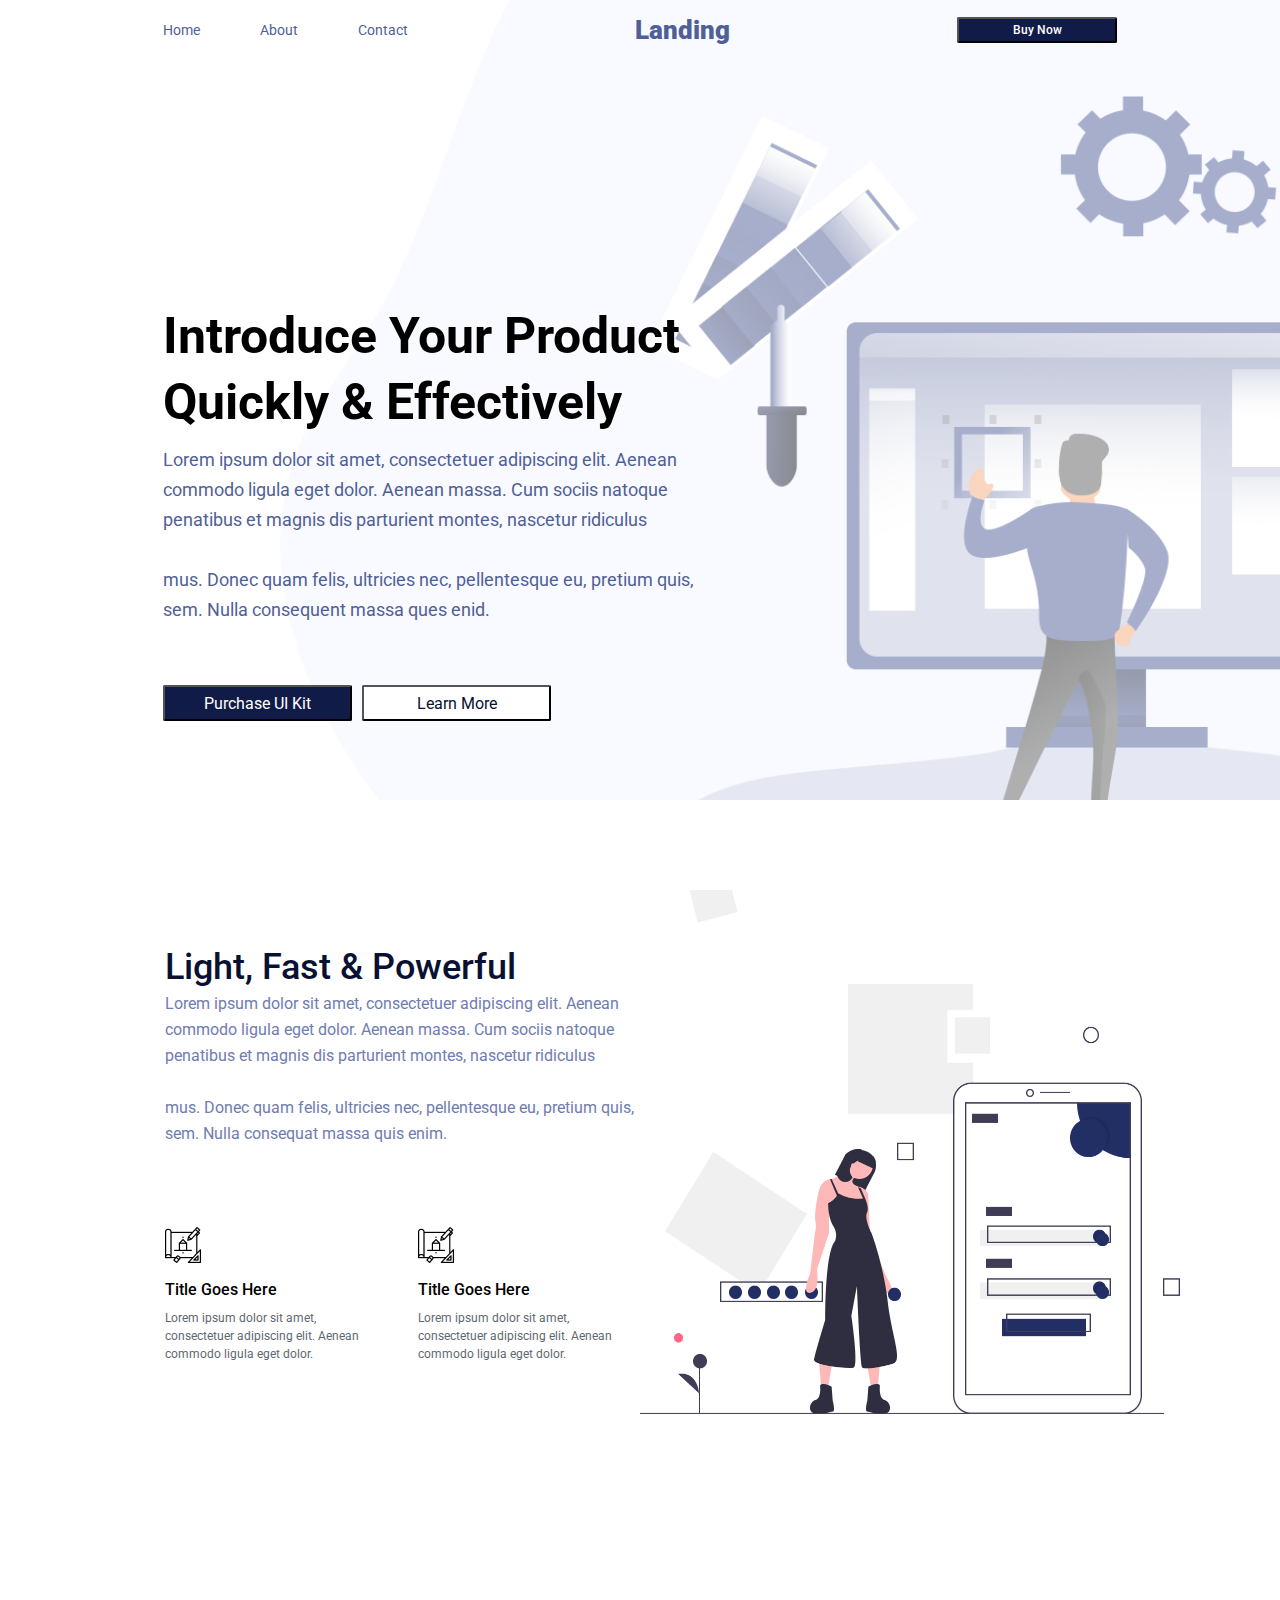
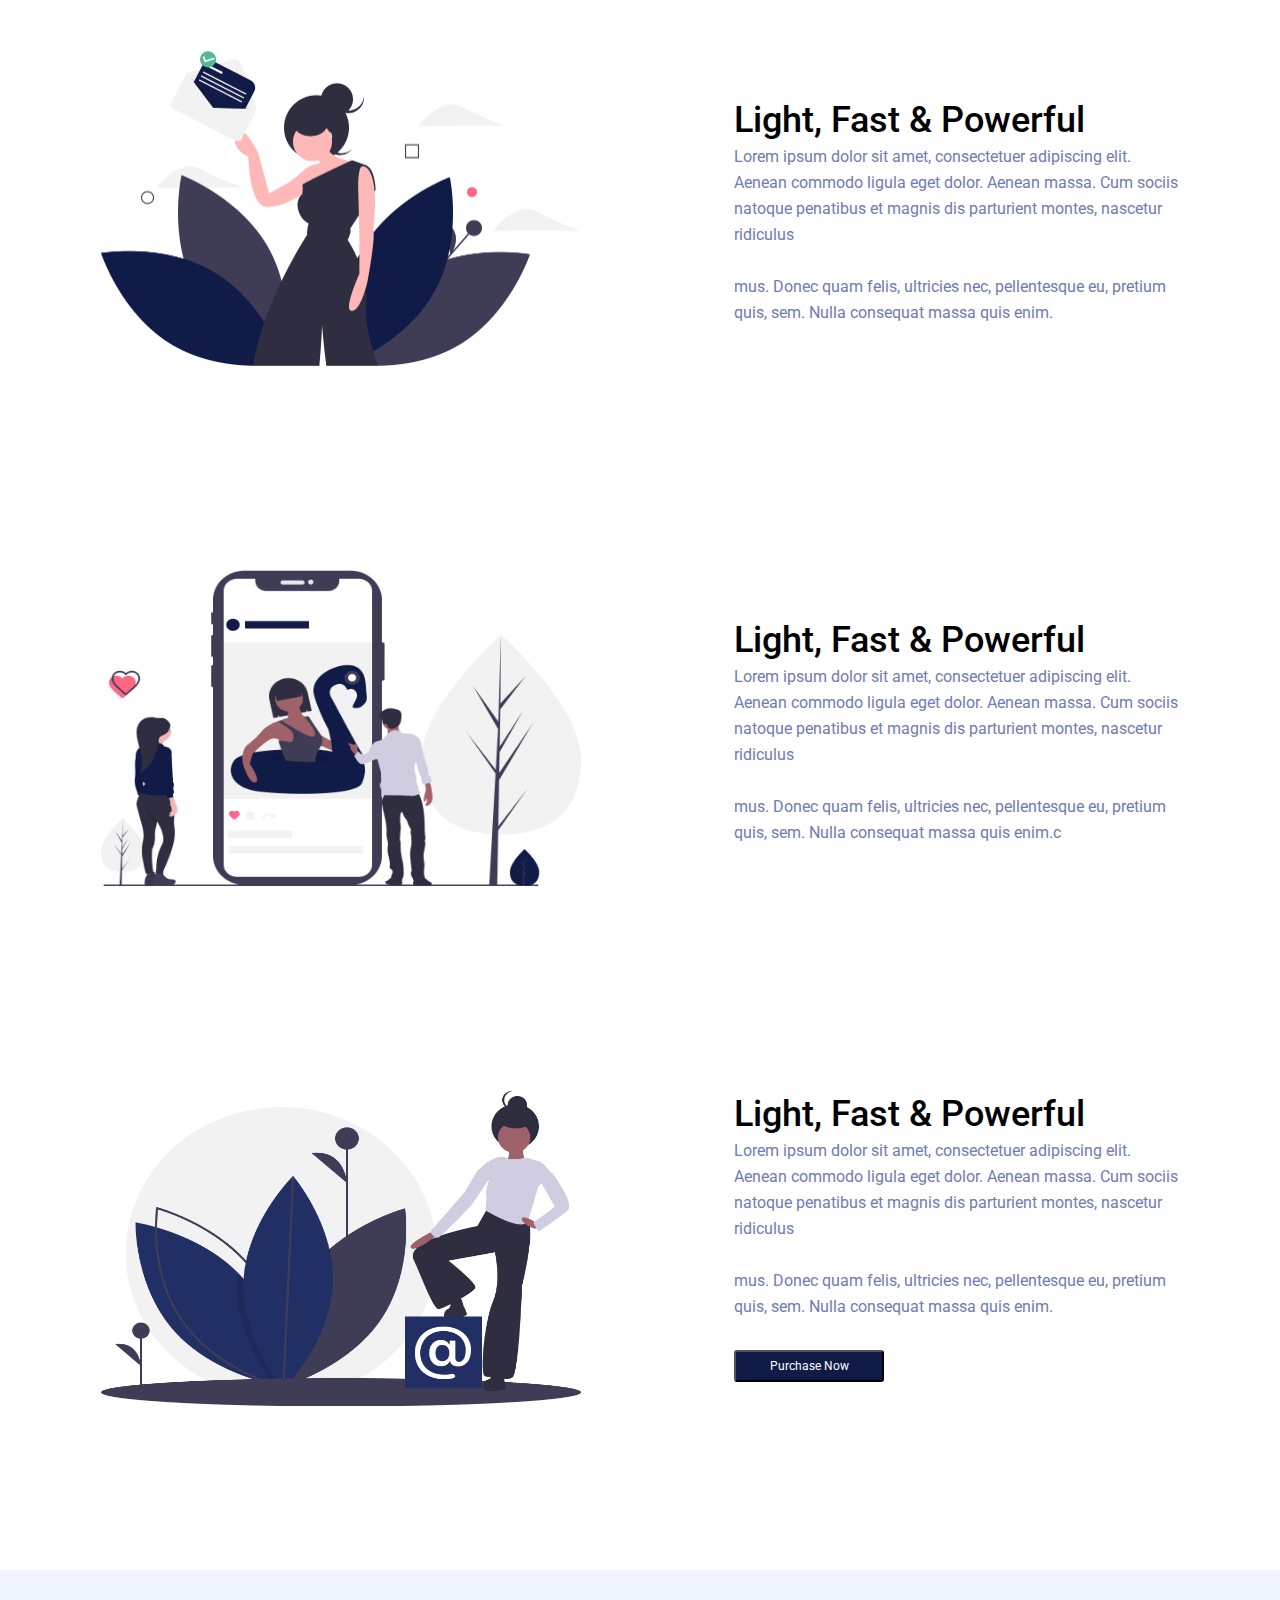
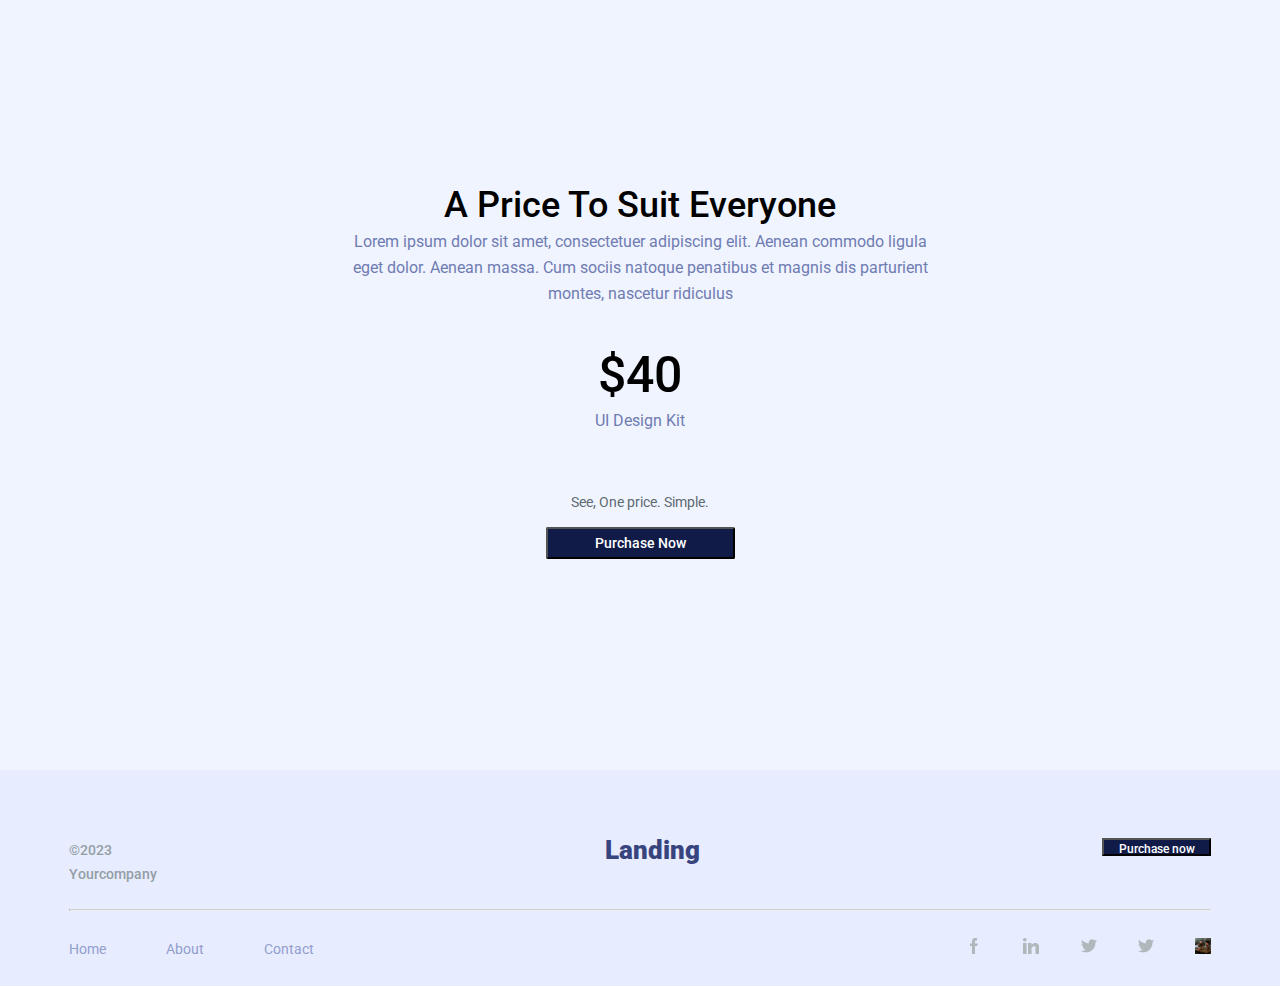
<file: index.html>
<!DOCTYPE html>
<html lang="en">

<head>
    <meta charset="UTF-8">
    <meta name="viewport" content="width=device-width, initial-scale=1.0">
    <title>index</title>
    <link rel="stylesheet" href="/style/style.css">
    <link rel="preconnect" href="https://fonts.googleapis.com">
    <link rel="preconnect" href="https://fonts.gstatic.com" crossorigin>
    <link
        href="https://fonts.googleapis.com/css2?family=Roboto:ital,wght@0,100;0,300;0,400;0,500;0,700;1,100;1,300;1,400;1,500;1,700&display=swap"
        rel="stylesheet">
</head>

<body>

    <main>
        <!-- header -->
        <section class="section-header">
            <header class="header">
                <nav>
                    <ul>
                        <li>
                            <a href="#">Home</a>
                        </li>
                        <li>
                            <a href="#">About</a>
                        </li>
                        <li>
                            <a href="#">Contact</a>
                        </li>
                    </ul>
                </nav>
                <div class="logo">
                    <h1>Landing</h1>
                </div>
                <div class="btn-header">
                    <button>Buy Now</button>
                </div>
            </header>
            <section class="hero">

                <div class="hero-content">
                    <h2>Introduce Your Product Quickly & Effectively</h2>
                    <p>Lorem ipsum dolor sit amet, consectetuer adipiscing elit. Aenean commodo ligula eget dolor.
                        Aenean massa. Cum sociis natoque penatibus et magnis dis parturient montes, nascetur ridiculus
                        <br><br>mus. Donec quam felis, ultricies nec, pellentesque eu, pretium quis, sem. Nulla
                        consequent massa
                        ques enid.
                    </p>
                    <div class="hero-buttons">
                        <button class="hero-btn-primary">Purchase UI Kit</button>
                        <button class="hero-btn-secondary">Learn More</button>
                    </div>
                </div>
                <figure class="hero-background">
                    <img src="./img/image1.png" alt="background-hero">
                </figure>

            </section>
        </section>

        <!-- card -->
        <section class="section-card">
            <article class="card">
                <section class="card-content">
                    <div class="card-content-item">
                        <h2>Light, Fast & Powerful</h2>
                        <p>Lorem ipsum dolor sit amet, consectetuer adipiscing elit. Aenean commodo ligula eget dolor.
                            Aenean massa. Cum sociis natoque penatibus et magnis dis parturient montes, nascetur
                            ridiculus
                            <br><br>mus. Donec quam felis, ultricies nec, pellentesque eu, pretium quis, sem. Nulla
                            consequat
                            massa quis enim.
                        </p>
                    </div>
                    <section class="card-content-item-featured">
                        <article class="card-info">
                            <figure class="icon-card"><img src="./img/image3.png" alt="icon-card"></figure>
                            <h2>Title Goes Here</h2>
                            <p>Lorem ipsum dolor sit amet, consectetuer adipiscing elit. Aenean commodo ligula eget
                                dolor. </p>
                        </article>

                        <article class="card-info">
                            <figure class="icon-card"><img src="./img/image3.png" alt="icon-card"></figure>
                            <h2>Title Goes Here</h2>
                            <p>Lorem ipsum dolor sit amet, consectetuer adipiscing elit. Aenean commodo ligula eget
                                dolor. </p>
                        </article>
                    </section>
                </section>
                <div class="card-background">
                    <figure>
                        <img src="./img/image2.png" alt="card-img">
                    </figure>
                </div>
            </article>
        </section>
        <!-- intro -->
        <section class="section-intro">
            <figure class="section-intro-img">
                <img src="./img/image4.png" alt="intro-img">
            </figure>

            <div class="section-intro-content">
                <h2>Light, Fast & Powerful</h2>
                <p>Lorem ipsum dolor sit amet, consectetuer adipiscing elit. Aenean commodo ligula eget dolor. Aenean
                    massa. Cum sociis natoque penatibus et magnis dis parturient montes, nascetur ridiculus
                    <br><br> mus. Donec quam felis, ultricies nec, pellentesque eu, pretium quis, sem. Nulla consequat
                    massa quis
                    enim.
                </p>
            </div>
        </section>

        <section class="section-intro">
            <figure class="section-intro-img">
                <img src="./img/image5.png" alt="intro-1-img">
            </figure>

            <div class="section-intro-content">
                <h2>Light, Fast & Powerful</h2>
                <p>Lorem ipsum dolor sit amet, consectetuer adipiscing elit. Aenean commodo ligula eget dolor. Aenean
                    massa. Cum sociis natoque penatibus et magnis dis parturient montes, nascetur ridiculus
                    <br><br> mus. Donec quam felis, ultricies nec, pellentesque eu, pretium quis, sem. Nulla consequat
                    massa quis
                    enim.c
                </p>
            </div>
        </section>

        <section class="section-intro-featured">
            <figure class="section-intro-img">
                <img src="./img/image6.png" alt="intro-1">
            </figure>

            <div class="section-intro-content">
                <h2>Light, Fast & Powerful</h2>
                <p>Lorem ipsum dolor sit amet, consectetuer adipiscing elit. Aenean commodo ligula eget dolor. Aenean
                    massa. Cum sociis natoque penatibus et magnis dis parturient montes, nascetur ridiculus
                    <br><br> mus. Donec quam felis, ultricies nec, pellentesque eu, pretium quis, sem. Nulla consequat
                    massa quis
                    enim.
                </p>
                <div class="intro-button">
                    <button>Purchase Now</button>
                </div>

            </div>
        </section>
        <!-- pricing -->
        <section class="section-pricing">
            <article class="pricing">
                <h2>A Price To Suit Everyone</h2>
                <p>Lorem ipsum dolor sit amet, consectetuer adipiscing elit. Aenean commodo ligula eget dolor. Aenean
                    massa. Cum sociis natoque penatibus et magnis dis parturient montes, nascetur ridiculus </p>

                <h3>$40</h3>
                <p class="pricing-content-ui">UI Design Kit</p>
                <span>See, One price. Simple.</span>
                <button>Purchase Now</button>
            </article>
        </section>
        <!-- footer -->
        <footer>
            <section class="section-footer">
                <div class="footer-info">
                    <p>©2023 Yourcompany</p>
                    <h2>Landing</h2>
                    <button>Purchase now</button>
                </div>
                <hr>
                <div class="footer-navigate">
                    <ul class="footer-nav-list">
                        <li><a href="#">Home</a></li>
                        <li><a href="#">About</a></li>
                        <li><a href="#">Contact</a></li>
                    </ul>

                    <ul class="footer-social-media">
                        <li><img src="./img/image7.png" alt="icon-social-1"></li>
                        <li><img src="./img/image8.png" alt="icon-social-2"></li>
                        <li><img src="./img/image9.png" alt="icon-social-3"></li>
                        <li><img src="./img/image10.png" alt="icon-social-4"></li>
                        <li><img src="./img/image.png" alt="icon-social-5"></li>
                    </ul>
                </div>
            </section>
        </footer>
    </main>


</body>

</html>
</file>
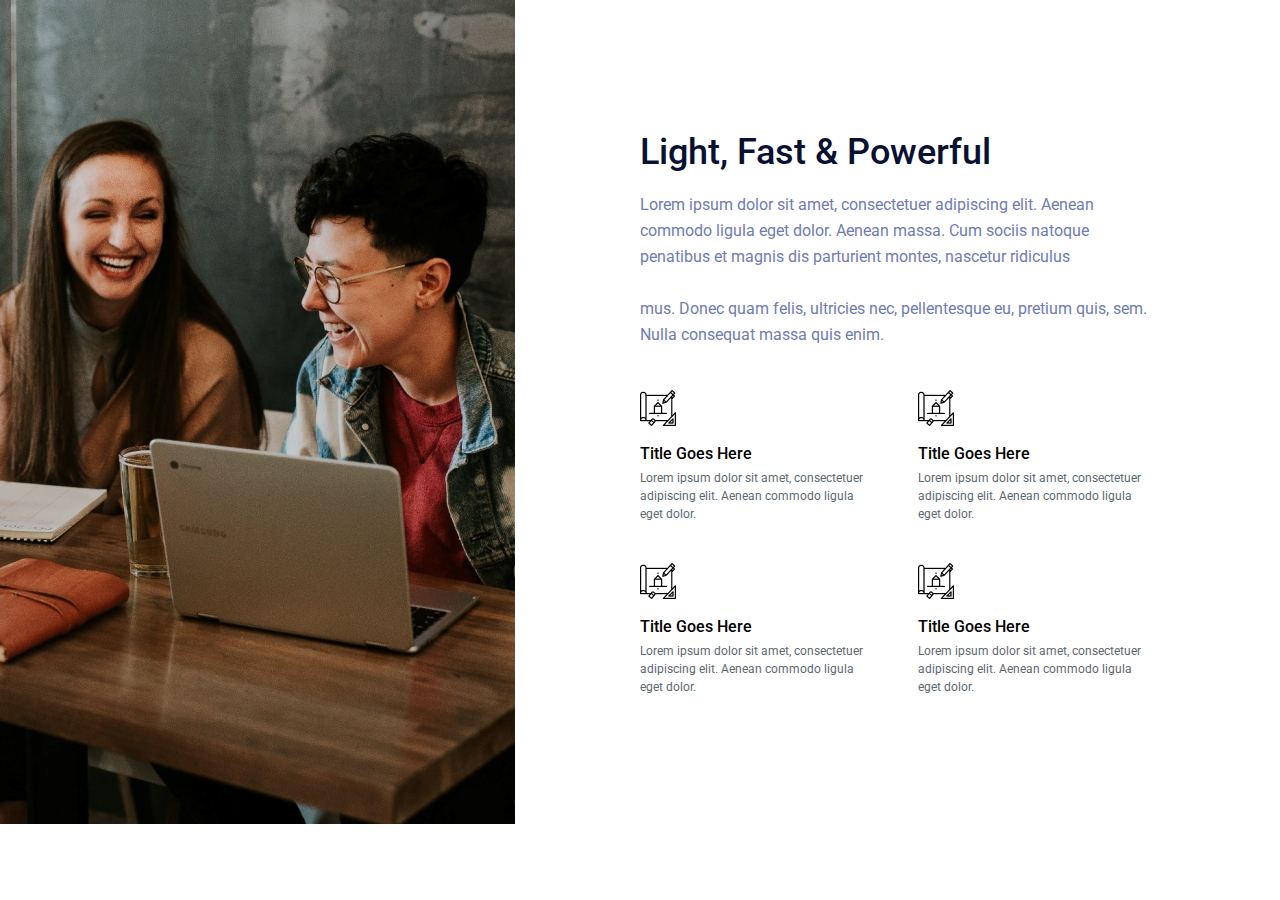
<file: section63.html>
<!DOCTYPE html>
<html lang="en">

<head>
    <meta charset="UTF-8">
    <meta name="viewport" content="width=device-width, initial-scale=1.0">
    <title>section 63</title>
    <link rel="stylesheet" href="./style/section63.css">
    <link rel="preconnect" href="https://fonts.googleapis.com">
    <link rel="preconnect" href="https://fonts.gstatic.com" crossorigin>
    <link
        href="https://fonts.googleapis.com/css2?family=Roboto:ital,wght@0,100;0,300;0,400;0,500;0,700;1,100;1,300;1,400;1,500;1,700&display=swap"
        rel="stylesheet">
</head>

<body>
    <main>
        <section class="card">
            <div class="card-image">
                <img src="./img/image13.png" alt="brooke-cagle-g1Kr4Ozfoac-unsplash2-min.png">
            </div>

            <article class="card-content">

                <div class="card-content-item">

                    <h1>Light, Fast & Powerful</h1>
                    <p>Lorem ipsum dolor sit amet, consectetuer adipiscing elit. Aenean commodo ligula eget
                        dolor.
                        Aenean massa. Cum sociis natoque penatibus et magnis dis parturient montes, nascetur
                        ridiculus
                        <br><br>mus. Donec quam felis, ultricies nec, pellentesque eu, pretium quis, sem. Nulla
                        consequat
                        massa quis enim.
                    </p>
                </div>
                <div class="card-content-item-fetured">
                    <div class="card-info">
                        <div class="icon-card"><img src="./img/image3.png" alt="icon-card"></div>
                        <h2>Title Goes Here</h2>
                        <p>Lorem ipsum dolor sit amet, consectetuer adipiscing elit. Aenean commodo ligula eget
                            dolor. </p>
                    </div>

                    <div class="card-info">
                        <div class="icon-card"><img src="./img/image3.png" alt="icon-card"></div>
                        <h2>Title Goes Here</h2>
                        <p>Lorem ipsum dolor sit amet, consectetuer adipiscing elit. Aenean commodo ligula eget
                            dolor. </p>
                    </div>

                    <div class="card-info">
                        <div class="icon-card"><img src="./img/image3.png" alt="icon-card"></div>
                        <h2>Title Goes Here</h2>
                        <p>Lorem ipsum dolor sit amet, consectetuer adipiscing elit. Aenean commodo ligula eget
                            dolor. </p>
                    </div>

                    <div class="card-info">
                        <div class="icon-card"><img src="./img/image3.png" alt="icon-card"></div>
                        <h2>Title Goes Here</h2>
                        <p>Lorem ipsum dolor sit amet, consectetuer adipiscing elit. Aenean commodo ligula eget
                            dolor. </p>
                    </div>
                </div>


            </article>

        </section>

    </main>
</body>

</html>
</file>
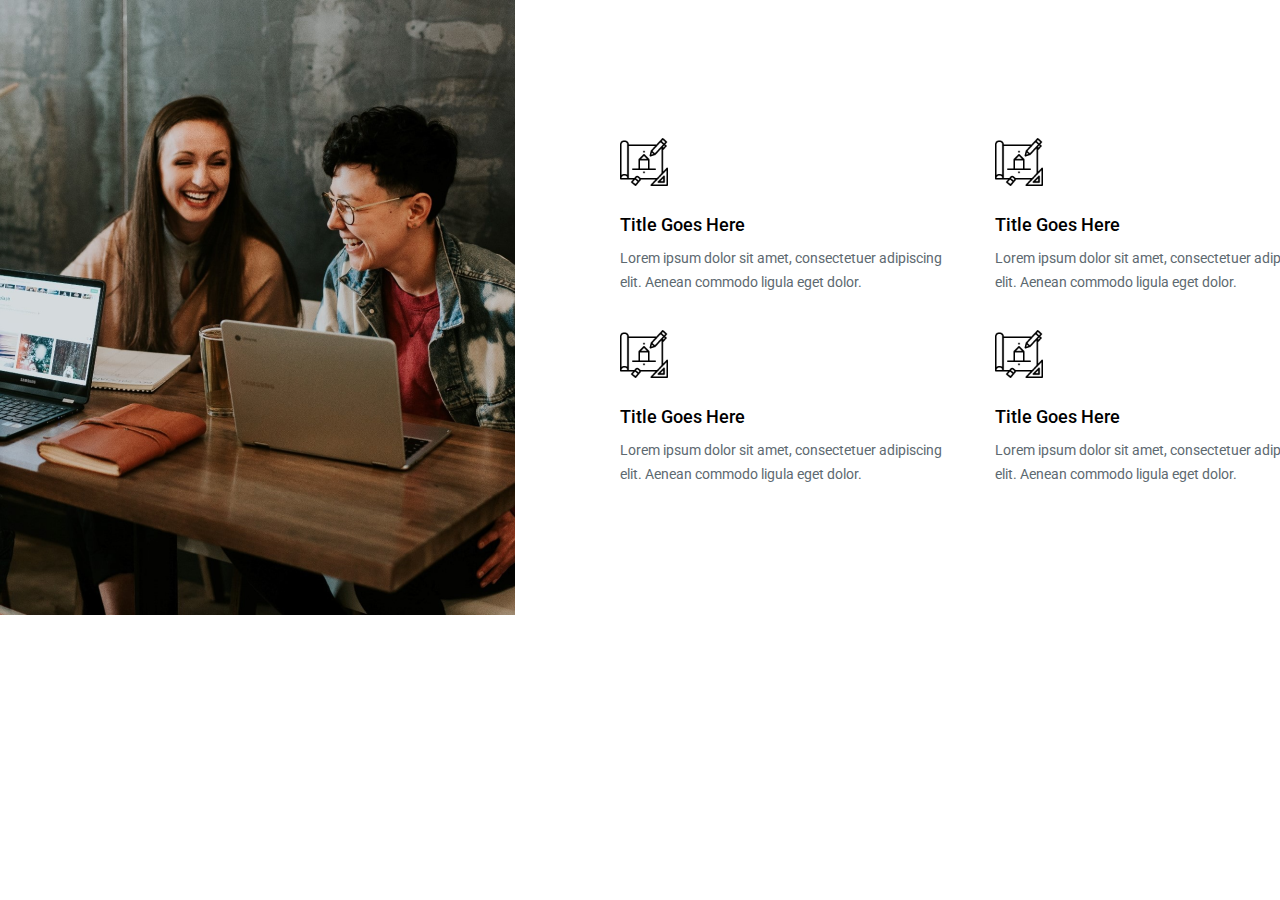
<file: section65.html>
<!DOCTYPE html>
<html lang="en">

<head>
    <meta charset="UTF-8">
    <meta name="viewport" content="width=device-width, initial-scale=1.0">
    <title>section 65</title>
    <link rel="stylesheet" href="./style/section65.css">
    <link rel="preconnect" href="https://fonts.googleapis.com">
    <link rel="preconnect" href="https://fonts.gstatic.com" crossorigin>
    <link
        href="https://fonts.googleapis.com/css2?family=Roboto:ital,wght@0,100;0,300;0,400;0,500;0,700;1,100;1,300;1,400;1,500;1,700&display=swap"
        rel="stylesheet">
</head>

<body>
    <main>
        <section class="card">
            <div class="card-image">
                <img src="./img/image.png" alt="brooke-cagle-g1Kr4Ozfoac-unsplash2-min.png">
            </div>

            <article class="card-content">


                <div class="card-content-item-fetured">
                    <div class="card-info">
                        <div class="icon-card"><img src="./img/image3.png" alt="icon-card"></div>
                        <h2>Title Goes Here</h2>
                        <p>Lorem ipsum dolor sit amet, consectetuer adipiscing elit. Aenean commodo ligula eget
                            dolor. </p>
                    </div>

                    <div class="card-info">
                        <div class="icon-card"><img src="./img/image3.png" alt="icon-card"></div>
                        <h2>Title Goes Here</h2>
                        <p>Lorem ipsum dolor sit amet, consectetuer adipiscing elit. Aenean commodo ligula eget
                            dolor. </p>
                    </div>

                    <div class="card-info">
                        <div class="icon-card"><img src="./img/image3.png" alt="icon-card"></div>
                        <h2>Title Goes Here</h2>
                        <p>Lorem ipsum dolor sit amet, consectetuer adipiscing elit. Aenean commodo ligula eget
                            dolor. </p>
                    </div>

                    <div class="card-info">
                        <div class="icon-card"><img src="./img/image3.png" alt="icon-card"></div>
                        <h2>Title Goes Here</h2>
                        <p>Lorem ipsum dolor sit amet, consectetuer adipiscing elit. Aenean commodo ligula eget
                            dolor. </p>
                    </div>
                </div>


            </article>

        </section>

    </main>
</body>

</html>
</file>
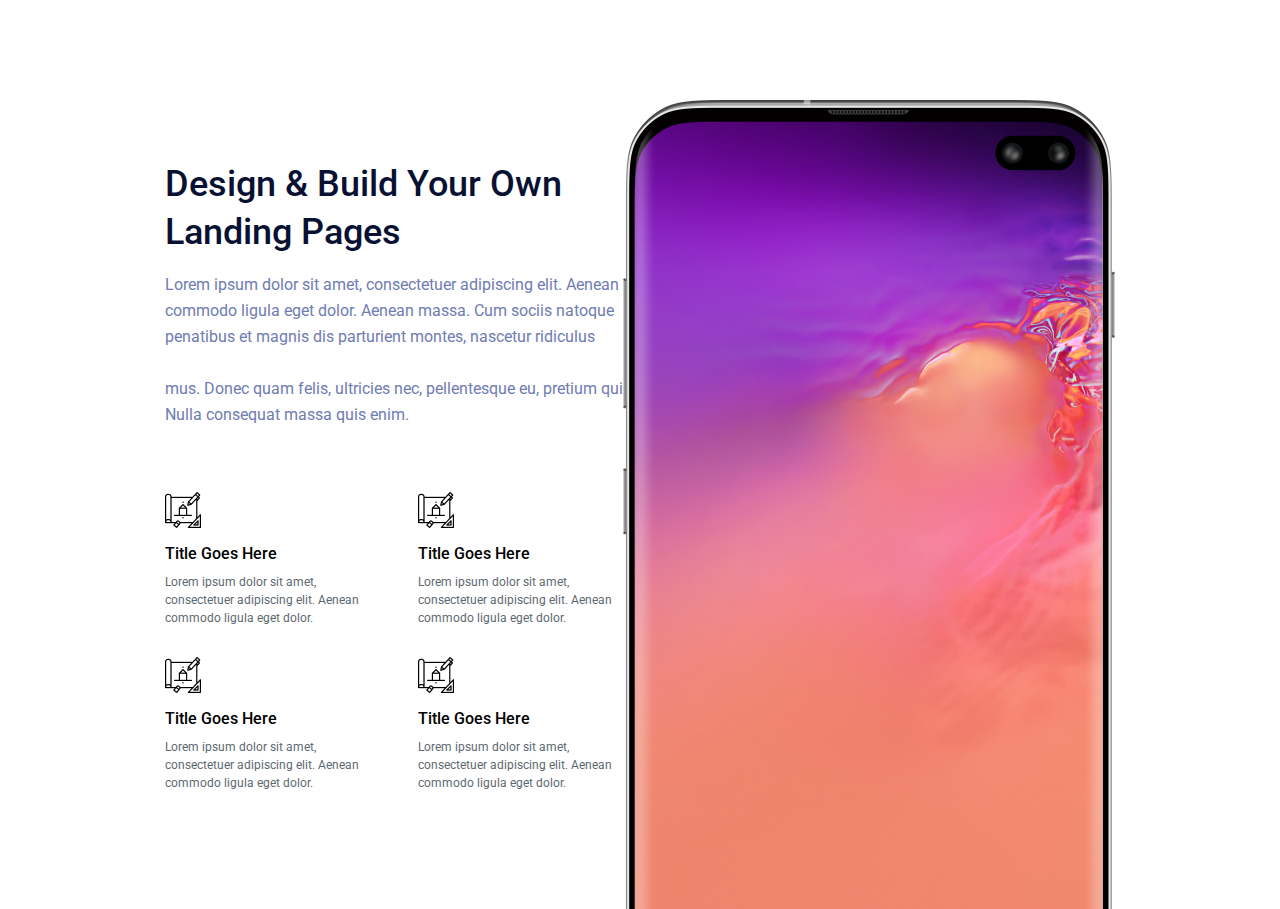
<file: section78.html>
<!DOCTYPE html>
<html lang="en">

<head>
    <meta charset="UTF-8">
    <meta name="viewport" content="width=device-width, initial-scale=1.0">
    <title>Document</title>
    <link rel="stylesheet" href="/style/section78.css">
    <link rel="preconnect" href="https://fonts.googleapis.com">
    <link rel="preconnect" href="https://fonts.gstatic.com" crossorigin>
    <link
        href="https://fonts.googleapis.com/css2?family=Roboto:ital,wght@0,100;0,300;0,400;0,500;0,700;1,100;1,300;1,400;1,500;1,700&display=swap"
        rel="stylesheet">
</head>

<body>
    <main>
        <section class="section-card">
            <article class="card">
                <section class="card-content">
                    <div class="card-content-item">
                        <h1>Design & Build Your Own Landing Pages</h1>
                        <p>Lorem ipsum dolor sit amet, consectetuer adipiscing elit. Aenean commodo ligula eget dolor.
                            Aenean massa. Cum sociis natoque penatibus et magnis dis parturient montes, nascetur
                            ridiculus
                            <br><br>mus. Donec quam felis, ultricies nec, pellentesque eu, pretium quis, sem. Nulla
                            consequat
                            massa quis enim.
                        </p>
                    </div>
                    <div class="card-content-item-fetured">
                        <div class="card-info">
                            <div class="icon-card"><img src="./img/image3.png" alt="icon-card"></div>
                            <h2>Title Goes Here</h2>
                            <p>Lorem ipsum dolor sit amet, consectetuer adipiscing elit. Aenean commodo ligula eget
                                dolor. </p>
                        </div>

                        <div class="card-info">
                            <div class="icon-card"><img src="./img/image3.png" alt="icon-card"></div>
                            <h2>Title Goes Here</h2>
                            <p>Lorem ipsum dolor sit amet, consectetuer adipiscing elit. Aenean commodo ligula eget
                                dolor. </p>
                        </div>

                        <div class="card-info">
                            <div class="icon-card"><img src="./img/image3.png" alt="icon-card"></div>
                            <h2>Title Goes Here</h2>
                            <p>Lorem ipsum dolor sit amet, consectetuer adipiscing elit. Aenean commodo ligula eget
                                dolor. </p>
                        </div>

                        <div class="card-info">
                            <div class="icon-card"><img src="./img/image3.png" alt="icon-card"></div>
                            <h2>Title Goes Here</h2>
                            <p>Lorem ipsum dolor sit amet, consectetuer adipiscing elit. Aenean commodo ligula eget
                                dolor. </p>
                        </div>
                    </div>
                </section>
                <section class="card-background">
                    <figure>
                        <img src="./img/image12.png" alt="product-img">
                    </figure>
                </section>
            </article>
        </section>
    </main>
</body>

</html>
</file>
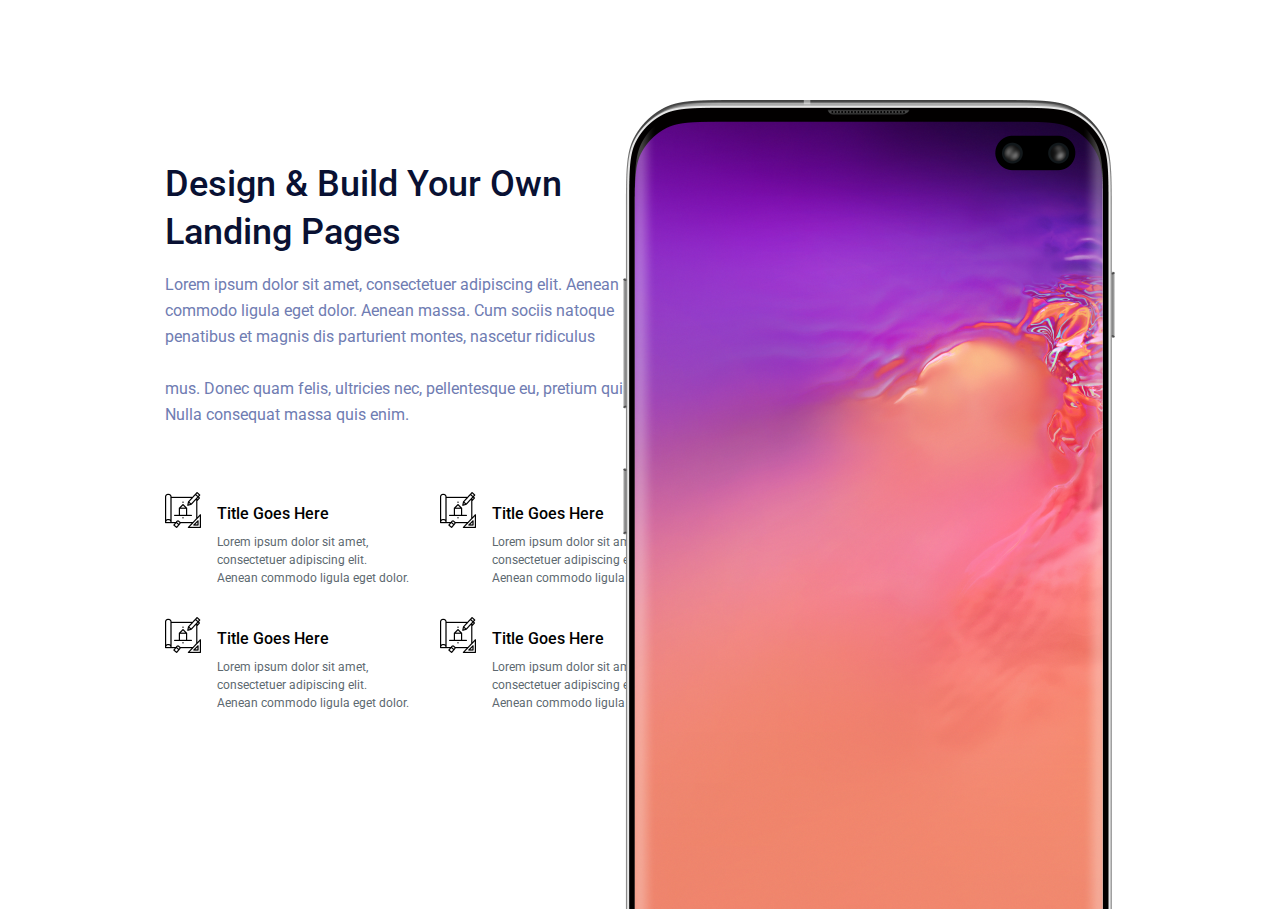
<file: section80.html>
<!DOCTYPE html>
<html lang="en">
<head>
    <meta charset="UTF-8">
    <meta name="viewport" content="width=device-width, initial-scale=1.0">
    <title>section 80</title>
    <link rel="stylesheet" href="./style/section80.css">
    <link rel="preconnect" href="https://fonts.googleapis.com">
    <link rel="preconnect" href="https://fonts.gstatic.com" crossorigin>
    <link
        href="https://fonts.googleapis.com/css2?family=Roboto:ital,wght@0,100;0,300;0,400;0,500;0,700;1,100;1,300;1,400;1,500;1,700&display=swap"
        rel="stylesheet">
</head>
<body>
    <main>
        <section class="section-card">
            <article class="card">
                <section class="card-content">
                    <div class="card-content-item">
                        <h1>Design & Build Your Own Landing Pages</h1>
                        <p>Lorem ipsum dolor sit amet, consectetuer adipiscing elit. Aenean commodo ligula eget dolor.
                            Aenean massa. Cum sociis natoque penatibus et magnis dis parturient montes, nascetur
                            ridiculus
                            <br><br>mus. Donec quam felis, ultricies nec, pellentesque eu, pretium quis, sem. Nulla
                            consequat
                            massa quis enim.
                        </p>
                    </div>
                    <div class="card-content-item-fetured">
                       
                        <div class="card-info">
                            <div class="icon-card"><img src="./img/image3.png" alt="icon-card"></div>
                            <div class="card-info-content">
                                <h2>Title Goes Here</h2>
                                <p>Lorem ipsum dolor sit amet, consectetuer adipiscing elit. Aenean commodo ligula eget
                                    dolor. </p>
                            </div>
                           
                        </div>
                        <div class="card-info">
                            <div class="icon-card"><img src="./img/image3.png" alt="icon-card"></div>
                            <div class="card-info-content">
                                <h2>Title Goes Here</h2>
                                <p>Lorem ipsum dolor sit amet, consectetuer adipiscing elit. Aenean commodo ligula eget
                                    dolor. </p>
                            </div>
                           
                        </div>
                        <div class="card-info">
                            <div class="icon-card"><img src="./img/image3.png" alt="icon-card"></div>
                            <div class="card-info-content">
                                <h2>Title Goes Here</h2>
                                <p>Lorem ipsum dolor sit amet, consectetuer adipiscing elit. Aenean commodo ligula eget
                                    dolor. </p>
                            </div>
                           
                        </div>
                        <div class="card-info">
                            <div class="icon-card"><img src="./img/image3.png" alt="icon-card"></div>
                            <div class="card-info-content">
                                <h2>Title Goes Here</h2>
                                <p>Lorem ipsum dolor sit amet, consectetuer adipiscing elit. Aenean commodo ligula eget
                                    dolor. </p>
                            </div>
                           
                        </div>
                       
                       
                    </div>
                </section>
                <section class="card-background">
                    <figure>
                        <img src="./img/image12.png" alt="product-img">
                    </figure>
                </section>
            </article>
        </section>
    </main>
</body>
</html>
</file>
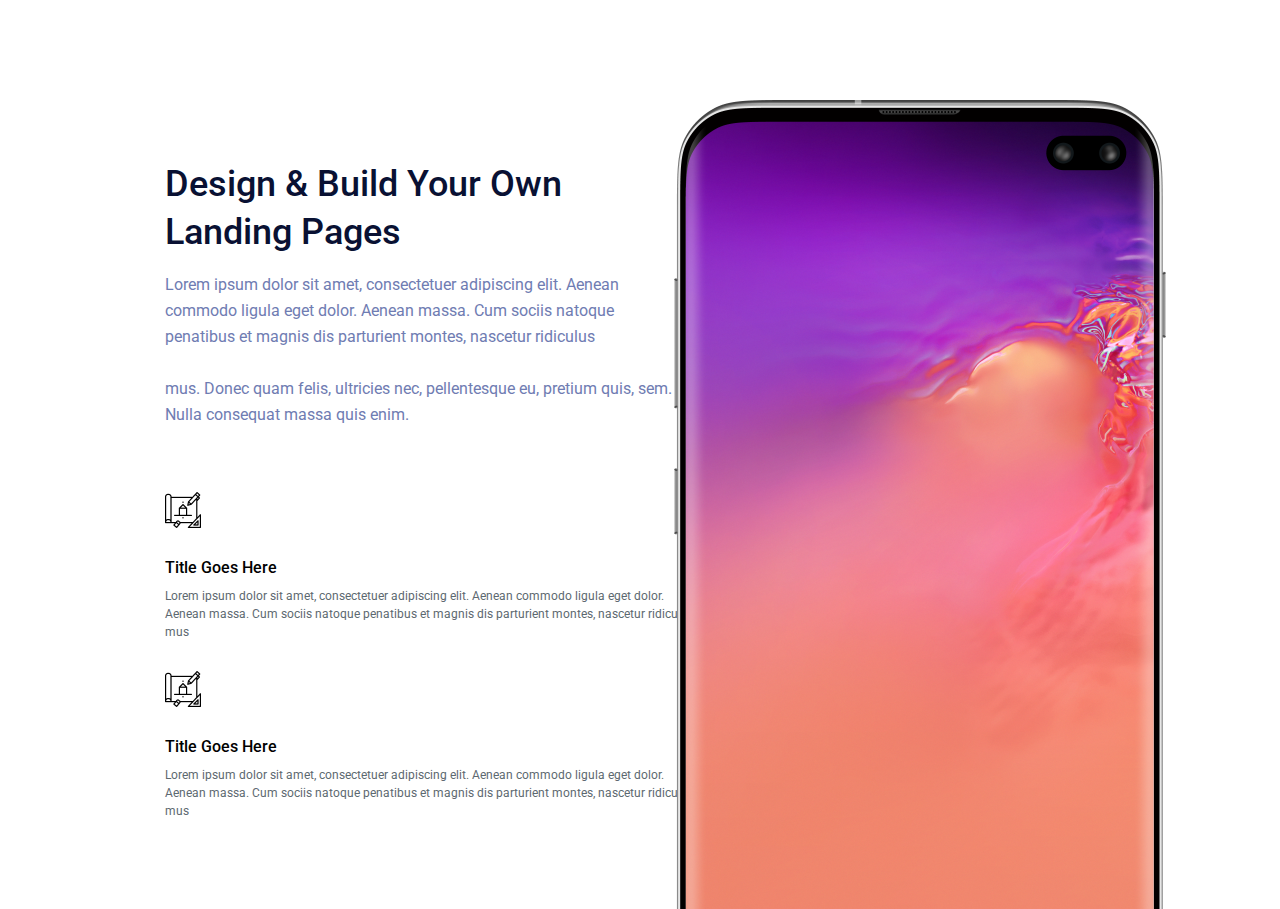
<file: section82.html>
<!DOCTYPE html>
<html lang="en">

<head>
    <meta charset="UTF-8">
    <meta name="viewport" content="width=device-width, initial-scale=1.0">
    <title>section 82</title>
    <link rel="stylesheet" href="./style/section82.css">
    <link rel="preconnect" href="https://fonts.googleapis.com">
    <link rel="preconnect" href="https://fonts.gstatic.com" crossorigin>
    <link
        href="https://fonts.googleapis.com/css2?family=Roboto:ital,wght@0,100;0,300;0,400;0,500;0,700;1,100;1,300;1,400;1,500;1,700&display=swap"
        rel="stylesheet">
</head>

<body>
    <main>
        <section class="section-card">
            <article class="card">
                <section class="card-content">
                    <div class="card-content-item">
                        <h1>Design & Build Your Own Landing Pages</h1>
                        <p>Lorem ipsum dolor sit amet, consectetuer adipiscing elit. Aenean commodo ligula eget dolor.
                            Aenean massa. Cum sociis natoque penatibus et magnis dis parturient montes, nascetur
                            ridiculus
                            <br><br>mus. Donec quam felis, ultricies nec, pellentesque eu, pretium quis, sem. Nulla
                            consequat
                            massa quis enim.
                        </p>
                    </div>
                    <div class="card-content-item-fetured">

                        <div class="card-info">
                            <div class="icon-card"><img src="./img/image3.png" alt="icon-card"></div>
                            <div class="card-info-content">
                                <h2>Title Goes Here</h2>
                                <p>Lorem ipsum dolor sit amet, consectetuer adipiscing elit. Aenean commodo ligula eget
                                    dolor. Aenean massa. Cum sociis natoque penatibus et magnis dis parturient montes,
                                    nascetur ridiculus mus </p>
                            </div>

                        </div>
                        <div class="card-info">
                            <div class="icon-card"><img src="./img/image3.png" alt="icon-card"></div>
                            <div class="card-info-content">
                                <h2>Title Goes Here</h2>
                                <p>Lorem ipsum dolor sit amet, consectetuer adipiscing elit. Aenean commodo ligula eget
                                    dolor. Aenean massa. Cum sociis natoque penatibus et magnis dis parturient montes,
                                    nascetur ridiculus mus </p>
                            </div>
                        </div>
                    </div>
                </section>
                <section class="card-background">
                    <figure>
                        <img src="./img/image12.png" alt="product-img">
                    </figure>
                </section>
            </article>
        </section>
    </main>
</body>

</html>
</file>
<file: style/style.css>
* {
  margin: 0;
  padding: 0;
  font-family: "Roboto", serif;
}

.header {
  max-width: 1440px;
  height: 60px;
  display: flex;
  align-items: center;
  justify-content: space-between;
  margin: 0 163px;
  position: relative;
  z-index: 2;
}

.header nav {
  line-height: 60px;
  display: flex;
  align-items: center;
  justify-content: space-between;
}

.header nav ul {
  width: 245px;
  list-style: none;
  display: flex;
  justify-content: space-between;
  padding: 0;
  margin: 0;
  font-size: 14px;
  color: #505f98;
}
nav ul li a {
  text-decoration: none;
  color: #505f98;
}

.header .logo h1 {
  text-align: center;
  width: 95px;
  font-size: 26px;
  font-weight: 900;
  color: #505f98;
}
.header .btn-header button {
  color: #ffffff;
  background-color: #111b47;
  font-weight: 500;
  font-size: 12px;
  line-height: 18px;
  width: 160px;
  height: 26px;
  border-radius: 2px;
  cursor: pointer;
}
.hero {
  height: 830px;
  position: relative;
}

.hero-content {
  position: relative;
  width: 539.37px;
  display: flex;
  flex-direction: column;
  gap: 10px;
  left: 163px;
  top: 243px;
  z-index: 3;
}

.hero-background img {
  width: 1000px;
  height: 800px;
  position: absolute;
  top: -60px;
  right: 0;
  z-index: 1;
  object-fit: cover;
  opacity: 50%;
}

.hero-content h2 {
  font-size: 50px;
  line-height: 66px;
}

.hero-content p {
  font-size: 18px;
  color: #505f98;
  line-height: 30px;
}

.hero .hero-buttons {
  display: flex;
  gap: 10px;
  margin-top: 50px;
}

.hero-buttons button {
  width: 189px;
  height: 36px;
  font-size: 16px;
  color: white;
  border-radius: 2px;
  cursor: pointer;
}

.hero-buttons .hero-btn-primary {
  background-color: #111b47;
}

.hero-buttons .hero-btn-secondary {
  background-color: #ffffff;
  color: #091133;
}
/* ----------------------------------- */
.section-card {
  margin: 0 165px;
  min-height: 740px;
}

.card {
  width: 100%;
  display: flex;
  align-items: center;
  justify-content: space-between;
  flex-wrap: wrap;
}
.card-content {
  width: 50%;
  display: flex;
  justify-content: flex-start;
  flex-direction: column;
  gap: 80px;
}

.card-content .card-content-item h2 {
  height: 48px;
  font-weight: 500;
  font-size: 36px;
  line-height: 48px;
  color: #091133;
}

.card-content-item p {
  font-weight: 400;
  font-size: 16px;
  line-height: 26px;
  color: #6f7cb2;
}
.card-content .card-content-item-featured {
  display: flex;
  align-items: center;
  gap: 30px;
}
.card-content .card-content-item-featured .card-info {
  width: 255px;
  height: 138px;
}

.card-content .card-content-item-featured .card-info .icon-card {
  width: 100%;
  height: 36px;
}
.icon-card img {
  width: 36px;
  height: 36px;
}
.card-info h2 {
  width: 100%;
  height: 26px;
  font-weight: 500;
  font-size: 16px;
  line-height: 26px;
  margin-top: 14px;
  margin-bottom: 6px;
}

.card-info p {
  width: 100%;
  height: 54px;
  font-weight: 400;
  font-size: 12px;
  line-height: 18px;
  color: #5d6970;
}

.card-background {
  width: 50%;
}

.card-background figure img {
  width: 540px;
  height: 524px;
}

/* ------------ */
.section-intro {
  width: 100%;
  height: auto;
  display: flex;
  align-items: center;
  justify-content: center;
  gap: 12%;
  padding: 20px 0;
  margin-bottom: 160px;
}

.section-intro .section-intro-img img {
  width: 480px;
  height: 315.85px;
}
.section-intro-featured .section-intro-img img {
  width: 480px;
  height: 315.85px;
}
.section-intro-featured {
  width: 100%;
  height: auto;
  display: flex;
  justify-content: center;
  gap: 12%;
  padding: 20px 0;
  padding-bottom: 160px;
}

.section-intro-featured .section-intro-content button {
  width: 150px;
  height: 32px;
  font-size: 12px;
  line-height: 24px;
  color: #ffffff;
  background-color: #111b47;
  border-radius: 3px;
  cursor: pointer;
  margin-top: 30px;
}

.section-intro-content {
  width: 445px;
  height: 228px;
}
.section-intro-featured .section-intro-content h2 {
  font-size: 36px;
  line-height: 48px;
  font-weight: 500;
}
.section-intro-content h2 {
  font-size: 36px;
  line-height: 48px;
  font-weight: 500;
}

.section-intro-featured .section-intro-content p {
  font-weight: 400;
  font-size: 16px;
  line-height: 26px;
  color: #6f7cb2;
}
.section-intro-content p {
  font-weight: 400;
  font-size: 16px;
  line-height: 26px;
  color: #6f7cb2;
}
/* ------------ */
.section-pricing {
  width: 100%;
  height: 800px;
  background-color: #f0f4ff;
  display: flex;
  align-items: center;
  justify-content: center;
  flex-direction: column;
}

.pricing {
  display: flex;

  flex-direction: column;
  align-items: center;
  justify-content: center;
}

.pricing h2 {
  font-weight: 500;
  font-size: 36px;
  line-height: 48px;
}

.pricing p {
  width: 600px;
  font-weight: 400;
  font-size: 16px;
  line-height: 26px;
  color: #6f7cb2;
  text-align: center;
}

.pricing h3 {
  width: 350px;
  font-weight: 500;
  line-height: 66px;
  font-size: 50px;
  text-align: center;
  margin-top: 35px;
}

.pricing .pricing-content-ui {
  width: 350px;
  height: 26px;
  font-size: 16px;
  line-height: 26px;
  text-align: center;
}

.pricing span {
  width: 350px;
  height: 24px;
  font-weight: 400;
  font-size: 14px;
  text-align: center;
  color: #5d6970;
  margin-top: 60px;
}

.pricing button {
  width: 189px;
  height: 32px;
  border-radius: 2px;
  font-weight: 500;
  font-size: 14px;
  text-align: center;
  color: #ffff;
  background-color: #111b47;
  margin-top: 9px;
  cursor: pointer;
}

footer {
  width: 100%;
  height: 216px;
  background-color: #e7ecff;
}

footer hr {
  border-top: 1px solid #cdd1d4;
}

.section-footer {
  width: 1142px;
  margin: 0 auto;
}

.footer-info {
  display: flex;
  justify-content: space-between;
  height: 139px;
}

.footer-info p {
  width: 133px;
  height: 24px;
  font-weight: 500;
  font-size: 14px;
  line-height: 24px;
  color: #939ea4;
  margin-top: 68px;
}

.footer-info h2 {
  width: 95px;
  height: 38px;
  font-weight: 900;
  font-size: 26px;
  line-height: 38px;
  color: #37447e;
  margin-top: 61px;
}

.footer-info button {
  width: 109px;
  height: 18px;
  font-weight: 500;
  font-size: 12px;
  line-height: 18px;
  background-color: #111b47;
  color: #ffff;
  margin-top: 68px;
}

.footer-navigate {
  display: flex;
  flex-direction: row;
  justify-content: space-between;
  height: 76px;
  align-items: center;
}

.footer-nav-list {
  width: 245px;
  display: flex;
  justify-content: space-between;
  align-items: center;
  list-style: none;
}

.footer-nav-list li {
  height: 24px;
  font-weight: 400;

  font-size: 14px;
  line-height: 24px;
  color: #929ecc;
}
.footer-nav-list li a {
  text-decoration: none;
  color: #929ecc;
}

.footer-social-media {
  width: 245px;
  display: flex;
  justify-content: space-between;
  align-items: center;
  list-style: none;
}

.footer-social-media li {
  font-weight: 400;

  font-size: 14px;
  line-height: 24px;
  color: #929ecc;
}

.footer-social-media li img {
  width: 16px;
  height: 16px;
}

/* @media only screen and (max-width: 1280px) {

}
@media only screen and (max-width: 1024px) {

  .header {
    margin: 0px 120px;
  }
  .hero-content {
    left: 120px;
  }
.section-card {
  margin: 0 124px;
  min-height: 609px;
}
  .section-card .card-background {
    display: none;
  }

  .card-content {
    width: 100%;
    display: flex;
    justify-content: flex-start;
    flex-direction: column;
    gap: 80px;
  }
  .section-intro {
    display: flex;
    flex-direction: column;
    align-items: center;
    justify-content: center;
    gap: 20px;
  }
  .section-intro-featured {
    display: flex;
    flex-direction: column;
    align-items: center;
    justify-content: center;
    gap: 20px;
  }
}

@media only screen and (max-width: 960px) {

}

@media only screen and (max-width: 840px) {
  .header {
    margin: 0 130px;
  }
  .header nav {
    display: none;
  }

  .hero-content {
    width: 600px;
    left: 120px;
  }

  .hero-background img {
    width: 100%;
    height: 800px;
    position: absolute;
    top: -60px;
    right: 0;
    z-index: 1;
    object-fit: cove;
  }

  .section-card {
    margin: 0 110px;
    min-height: 609px;
  }
}

@media only screen and (max-width: 720px) {
  .header {
    margin: 0 110px;
  }
  .header nav {
    display: none;
  }
  .hero-content {
    width: 500px;
    left: 110px;
  }
  .hero-content h2 {
    font-size: 40px;
    line-height: 50px;
  }
  .hero-content p {
    font-size: 16px;
    color: #505f98;
    line-height: 30px;
  }

  .section-card {
    margin: 0 110px;
    min-height: 609px;
  }
}

@media only screen and (max-width: 600px) {

  .header {
    margin: 0 100px;
  }
  .header nav {
    display: none;
  }

  .hero-content {
    width: 350px;
    left: 80px;
  }
  .hero-content h2 {
    text-align: center;
    font-size: 30px;
    line-height: 40px;
  }
  .hero-content p {
    text-align: center;
    font-size: 16px;
    color: #505f98;
    line-height: 20px;
  }

  .section-card {
    margin: 0 82px
  }
  .card-content .card-content-item h2 {
    height: 38px;
    font-weight: 500;
    font-size: 30px;
    line-height: 28px;
    color: #091133;
  }
  .section-intro {
    display: flex;
    flex-direction: column;
    align-items: center;
    justify-content: center;
    gap: 20px;
  }

  .section-intro .section-intro-img img {
    width: 433px;
  }
  .section-intro-content h2 {
    text-align: center;
    padding: 0 10px;
  }
  .section-intro-content p {
    text-align: center;
  }
  .section-intro-featured {
    display: flex;
    flex-direction: column;
    align-items: center;
    justify-content: center;
    gap: 20px;
  }
}

@media only screen and (max-width: 480px) {


  .header {
    margin: 0 64px;
  }
  .header nav {
    display: none;
  }

  .hero-content {
    width: 300px;
    left: 77px;
  }
  .hero-content h2 {
    text-align: center;
    font-size: 30px;
    line-height: 40px;
  }
  .hero-content p {
    text-align: center;
    font-size: 16px;
    color: #505f98;
    line-height: 20px;
  }


  .section-card {
    margin: 0 64px
  }
  .card-content .card-content-item h2 {
    height: 28px;
    font-weight: 500;
    font-size: 24px;
    line-height: 28px;
    color: #091133;
  }

  .card-content-item p {
    font-weight: 400;
    font-size: 14px;
    line-height: 24px;
    color: #6f7cb2;
}
  .section-intro {
    display: flex;
    flex-direction: column;
    align-items: center;
    justify-content: center;
    margin-bottom: 38px;
  }

  .section-intro .section-intro-img img {
    width: 339px;
    height: 225.85px;
  }
  .section-intro-content h2 {
    font-size: 26px;
    text-align: center;
    padding: 0 20px;
  }
  .section-intro-content p {
    text-align: center;
    font-size: 13px;
    line-height: 23px;
    padding: 0 40px;
  }
  .section-intro-featured {
    display: flex;
    flex-direction: column;
    align-items: center;
    justify-content: center;
    margin-bottom: 38px;
  }

  .section-intro-featured .section-intro-img img {
    width: 339px;
    height: 225.85px;
  }
  .section-intro-featured .section-intro-content h2 {
    font-size: 26px;
    text-align: center;
    padding: 0 20px;
  }

  .section-intro-featured .section-intro-content p {
    text-align: center;
    font-size: 13px;
    line-height: 23px;
    padding: 0 40px;
  }

  .section-intro-featured .section-intro-content .intro-button {
    text-align: center;
  }
}

@media only screen and (max-width: 400px) {


  .header {
    margin: 0 40px;
  }
  .header nav {
    display: none;
  }
} */
/* for tablet 1024 */

@media only screen and (min-width: 431px) and (max-width: 1024px) {
  .header {
    max-width: 100%;
    height: 60px;
    display: flex;
    align-items: center;
    justify-content: space-between;
    margin: 0 95px;
    position: relative;
    z-index: 2;
  }

  .hero-content {
    position: relative;
    width: 539.37px;
    display: flex;
    flex-direction: column;
    gap: 10px;
    left: 95px;
    top: 220px;
    z-index: 3;
  }

  .section-card {
    margin: 0 95px;
    min-height: 740px;
  }

  .card-content {
    width: 40%;
    display: flex;
    justify-content: flex-start;
    flex-direction: column;
    gap: 80px;
  }
  .card-content .card-content-item h2 {
    height: 38px;
    font-weight: 500;
    font-size: 33px;
    line-height: 38px;
    color: #091133;
  }

  .card-content-item p {
    font-weight: 400;
    font-size: 17px;
    line-height: 23px;
    color: #6f7cb2;
  }
  .card-background {
    width: 60%;
  }
  .card-background figure img {
    width: 100%;
    height: 524px;
  }
  .card-info h2 {
    width: 100%;
    height: 23px;
    font-weight: 500;
    font-size: 16px;
    line-height: 23px;
    margin-top: 12px;
    margin-bottom: 4px;
  }

  .card-info p {
    width: 100%;
    height: 54px;
    font-weight: 400;
    font-size: 10px;
    line-height: 16px;
    color: #5d6970;
  }
  .card-content .card-content-item-featured {
    display: flex;
    align-items: center;
    gap: 20px;
  }

  .section-intro {
    width: 100%;
    height: auto;
    display: flex;
    align-items: center;
    justify-content: center;
    flex-direction: column;
    gap: 12%;
    padding: 20px 0;
    margin-bottom: 160px;
  }

  .section-intro-img {
    width: 780px;
    height: 472px;
  }
  .section-intro .section-intro-img img {
    width: 100%;
    height: 100%;
  }

  .section-intro-content {
    width: 600px;
    height: 228px;
  }

  .section-intro-content h2 {
    font-size: 47px;
    line-height: 80px;
    font-weight: 500;
    text-align: center;
    margin-top: 10px;
  }

  .section-intro-content p {
    font-weight: 400;
    font-size: 25px;
    line-height: 26px;
    color: #6f7cb2;
    text-align: center;
  }

  .section-intro-featured {
    width: 100%;
    height: auto;
    display: flex;
    align-items: center;
    justify-content: center;
    flex-direction: column;
    gap: 12%;
    padding: 20px 0;
    margin-bottom: 160px;
  }

  .section-intro-featured .section-intro-img {
    width: 780px;
    height: 472px;
  }

  .section-intro-featured .section-intro-img img {
    width: 100%;
    height: 100%;
  }

  .section-intro-featured .section-intro-content {
    width: 600px;
    height: 228px;
  }

  .section-intro-featured .section-intro-content h2 {
    font-size: 47px;
    line-height: 80px;
    font-weight: 500;
    text-align: center;
    margin-top: 10px;
  }

  .section-intro-featured .section-intro-content p {
    font-weight: 400;
    font-size: 25px;
    line-height: 26px;
    color: #6f7cb2;
    text-align: center;
  }

  .section-intro-featured .section-intro-content .intro-button {
    display: flex;
    align-items: center;
    justify-content: center;
  }

  .footer-info {
    display: flex;
    height: 139px;
  }

  .section-footer {
    width: 819px;
    margin: 0 auto;
  }

  .footer-info h2 {
    width: 95px;
    height: 38px;
    font-weight: 900;
    font-size: 31px;
    line-height: 38px;
    color: #37447e;
    margin-top: 61px;
  }
}

/* for mobile 430*/

@media only screen and (max-width: 431px) {
  .header {
    max-width: 365px;
    height: 60px;
    display: flex;
    flex-direction: row;
    align-items: center;
    justify-content: space-between;
    margin: 0;
    position: relative;
    z-index: 2;
  }

  .header nav ul {
    display: none;
  }

  .hero-background img {
    width: 100%;
    height: 800px;
    position: absolute;
    top: -60px;
    right: 0;
    z-index: 1;
    object-fit: cover;
    opacity: 80%;
  }

  .hero-content {
    position: relative;
    width: 297.37px;
    display: flex;
    flex-direction: column;
    gap: 10px;
    left: 58px;
    top: 150px;
    z-index: 3;
  }

  .hero-content h2 {
    font-size: 38px;
    line-height: 40px;
    color: black;
  }
  .hero-content p {
    font-size: 15px;
    color: #505f98;
    line-height: 22px;
  }

  .section-card {
    margin: 0 60px;
    min-height: 540px;
  }

  .card-background figure img {
    display: none;
  }

  .card-content {
    width: 100%;
    display: flex;
    justify-content: flex-start;
    flex-direction: column;
    gap: 38px;
  }

  .card-content .card-content-item h2 {
    height: 18px;
    font-weight: 500;
    font-size: 29px;
    line-height: 1px;
    color: #091133;
  }

  .section-intro {
    width: 100%;
    height: auto;
    display: flex;
    align-items: center;
    flex-direction: column;
    justify-content: center;
    gap: 12%;
    padding: 20px 0;
    margin-bottom: 160px;
  }

  .section-intro .section-intro-img img {
    width: 310px;
    height: 236.85px;
  }

  .section-intro-content {
    width: 310px;
    height: 228px;
  }

  .section-intro-content h2 {
    font-size: 30px;
    line-height: 48px;
    text-align: center;
  }

  .section-intro-content p {
    text-align: center;
  }

  .section-intro-featured {
    width: 100%;
    height: auto;
    display: flex;
    align-items: center;
    flex-direction: column;
    justify-content: center;
    gap: 12%;
    padding: 20px 0;
    margin-bottom: 160px;
  }

  .section-intro-featured .section-intro-img {
    width: 310px;
    height: 236.85px;
  }

  .section-intro-featured .section-intro-img img {
    width: 100%;
    height: 100%;
  }

  .section-intro-featured .section-intro-content {
    width: 310px;
    height: 228px;
  }

  .section-intro-featured .section-intro-content h2 {
    font-size: 30px;
    line-height: 48px;
    text-align: center;
  }

  .section-intro-featured .section-intro-content p {
    text-align: center;
  }

  .section-intro-featured .section-intro-content .intro-button {
    display: flex;
    align-items: center;
    justify-content: center;
  }

  .section-pricing {
    width: 100%;
    height: 800px;
    background-color: #f0f4ff;
    display: flex;
    align-items: center;
    justify-content: center;
    flex-direction: column;
  }

  .pricing {
    width: 270px;
    margin: 0 auto;
  }

  .pricing h2 {
    font-weight: 500;
    font-size: 30px;
    line-height: 40px;
    text-align: center;
  }

  .pricing p {
    width: 100%;
    font-weight: 400;
    font-size: 14px;
    line-height: 26px;
    color: #6f7cb2;
    text-align: center;
  }
  .section-footer {
    width: 100%;
    padding: 0 16px;
    box-sizing: border-box;
  }

  .footer-info {
    flex-direction: row;
    align-items: center;
    height: auto;
    gap: 5px;
    margin-bottom: 10px;
  }

  .footer-info p,
  .footer-info h2,
  .footer-info button {
    width: auto;
    margin-top: 10px;
    text-align: center;
  }

  .footer-navigate {
    flex-direction: column;
    align-items: center;
    height: auto;
    gap: 15px;
  }

  .footer-nav-list,
  .footer-social-media {
    width: auto;
    flex-direction: row;
    justify-content: center;
    gap: 10px;
  }

  .footer-social-media li img {
    width: 24px;
    height: 24px;
  }
}
</file>
<file: style/section63.css>
* {
  margin: 0;
  padding: 0;
  font-family: "Roboto", serif;
  box-sizing: border-box;
}

.card {
  height: 824px;
  display: flex;
  align-items: center;
  gap: 125px;
}

.card-image {
  height: 100%;
}

.card-image img {
  width: 515px;
  height: 100%;
}

.card-content {
  width: 675px;
  display: flex;
  flex-direction: column;
  margin: 0px 125px 0 0;
  gap: 60px;
}
.card-content-item {
  height: 202px;
  display: flex;
  flex-direction: column;
  gap: 16px;
}
.card-content-item h1 {
  width: 100%;
  height: 48px;
  font-weight: 500;
  font-size: 36px;
  line-height: 48px;
  color: #091133;
}

.card-content-item p {
  width: 100%;
  height: 140px;
  font-weight: 400;
  font-size: 16px;
  line-height: 26px;
  color: #6f7cb2;
}

.card-content-item-fetured {
  display: grid;
  grid-template-columns: 1fr 1fr;
  grid-template-rows: auto auto;
  gap: 40px;
}


.card-info {
    display: flex;
    flex-direction: column;
    text-align: start;
  }
  
  .icon-card img {
    width: 36px;
    height: 36px;
  }
  
  .card-info h2 {
    font-weight: 500;
    font-size: 16px;
    margin: 14px 0 6px;
  }
  
  .card-info p {
    font-size: 12px;
    color: #5d6970;
    line-height: 18px;
  }
</file>
<file: style/section65.css>
* {
  margin: 0;
  padding: 0;
  font-family: "Roboto", serif;
  box-sizing: border-box;
}

.card {
  display: flex;
  align-items: center;
  gap: 105px;
}

.card-image {
  height: 100%;
}

.card-image img {
  width: 515px;
  height: 615px;
}

.card-content {
  width: 675px;
  display: flex;
  flex-direction: column;
  margin: 0px 125px 0 0;
  gap: 60px;
}
.card-content-item {
  height: 202px;
  display: flex;
  flex-direction: column;
  gap: 16px;
}
.card-content-item h1 {
  width: 100%;
  height: 48px;
  font-weight: 500;
  font-size: 36px;
  line-height: 48px;
  color: #091133;
}

.card-content-item p {
  width: 100%;
  height: 140px;
  font-weight: 400;
  font-size: 16px;
  line-height: 26px;
  color: #6f7cb2;
}

.card-content-item-fetured {
  display: grid;
  grid-template-columns: 1fr 1fr;
  grid-template-rows: auto auto;
  gap: 40px;
}

.card-info {
  width: 335px;
  height: 152px;
  display: flex;
  flex-direction: column;
  text-align: start;
}

.icon-card img {
  width: 48px;
  height: 48px;
}

.card-info h2 {
  line-height: 30px;
  font-weight: 500;
  font-size: 18px;
  margin: 20px 0 6px;
}

.card-info p {
  font-size: 14px;
  color: #5d6970;
  line-height: 24px;
}
</file>
<file: style/section78.css>
* {
  margin: 0;
  padding: 0;
  font-family: "Roboto", serif;
  box-sizing: border-box;
}

.section-card {
  margin: 0 165px;
  margin-top: 100px;
  height: 809px;
}

.card {
  width: 100%;
  display: flex;
  align-items: start;
  position: relative;
}
.card-content {
  width: 50%;
  display: flex;
  justify-content: flex-start;
  flex-direction: column;
  margin-top: 60px;
  gap: 80px;
}
.card-content-item {
  width: 520px;
}
.card-content .card-content-item h1 {
  width: 100%;
  height: 96px;
  font-weight: 500;
  font-size: 36px;
  line-height: 48px;
  color: #091133;
  margin-bottom: 16px;
}

.card-content .card-content-item p {
  width: 100%;
  height: 140px;
  font-weight: 400;
  font-size: 16px;
  line-height: 26px;
  color: #6f7cb2;
}
.card-content-item-fetured {
  display: grid;
  grid-template-columns: 1fr 1fr;
  grid-template-rows: auto auto;
  gap: 30px;
}

.card-info {
  display: flex;
  flex-direction: column;
  text-align: start;
}

.icon-card img {
  width: 36px;
  height: 36px;
  line-height: 36px;
}

.card-info h2 {
  font-weight: 500;
  font-size: 16px;
  height: 26px;
  line-height: 26px;
  margin: 9px 0 6px;
}

.card-info p {
  font-size: 12px;
  color: #5d6970;
  line-height: 18px;
}

.card-background {
  width: 50%;
}

.card-background figure {
  display: flex;
  align-items: end;
  justify-content: flex-end;
}
.card-background figure img {
  height: 809px;
  width: 492px;
}
</file>
<file: style/section80.css>
* {
  margin: 0;
  padding: 0;
  font-family: "Roboto", serif;
  box-sizing: border-box;
}

.section-card {
  margin: 0 165px;
  margin-top: 100px;
  height: 809px;
}

.card {
  width: 100%;
  display: flex;
  align-items: start;
  position: relative;
}
.card-content {
  width: 50%;
  display: flex;
  justify-content: flex-start;
  flex-direction: column;
  margin-top: 60px;
  gap: 80px;
}
.card-content-item {
  width: 520px;
}

.card-content .card-content-item h1 {
  width: 100%;
  height: 96px;
  font-weight: 500;
  font-size: 36px;
  line-height: 48px;
  color: #091133;
  margin-bottom: 16px;
}

.card-content .card-content-item p {
  width: 100%;
  height: 140px;
  font-weight: 400;
  font-size: 16px;
  line-height: 26px;
  color: #6f7cb2;
}
.card-content-item-fetured {
  display: grid;
  grid-template-columns: 1fr 1fr;
  grid-template-rows: auto auto;
  gap: 30px;
}

.card-info {
  width: 245px;
  display: flex;
  flex-direction: row;

  gap: 16px;
}

.icon-card img {
  width: 36px;
  height: 36px;
  line-height: 36px;
}

.card-info h2 {
  font-weight: 500;
  font-size: 16px;
  height: 26px;
  line-height: 26px;
  margin: 9px 0 6px;
}

.card-info p {
  font-size: 12px;
  color: #5d6970;
  line-height: 18px;
}

.card-background {
  width: 50%;
}

.card-background figure {
  display: flex;
  align-items: end;
  justify-content: flex-end;
}
.card-background figure img {
  height: 809px;
  width: 492px;
}
</file>
<file: style/section82.css>
* {
  margin: 0;
  padding: 0;
  font-family: "Roboto", serif;
  box-sizing: border-box;
}

.section-card {
  margin: 0 165px;
  margin-top: 100px;
  height: 809px;
}

.card {
  width: 100%;
  display: flex;
  align-items: start;
  position: relative;
  gap: 34px;
}
.card-content {
  width: 50%;
  display: flex;
  justify-content: flex-start;
  flex-direction: column;
  margin-top: 60px;
  gap: 80px;
}
.card-content-item {
  width: 520px;
}

.card-content .card-content-item h1 {
  width: 100%;
  height: 96px;
  font-weight: 500;
  font-size: 36px;
  line-height: 48px;
  color: #091133;
  margin-bottom: 16px;
}

.card-content .card-content-item p {
  width: 100%;
  height: 140px;
  font-weight: 400;
  font-size: 16px;
  line-height: 26px;
  color: #6f7cb2;
}
.card-content-item-fetured {
  width: 540px;
  height: 120px;
  display: grid;
  grid-template-rows: 1fr 1fr;
  gap: 30px;
}

.card-info {
  width: 100%;
  display: flex;
  flex-direction: column;
  gap: 14px;
}

.icon-card img {
  width: 36px;
  height: 36px;
  line-height: 36px;
}

.card-info h2 {
  font-weight: 500;
  font-size: 16px;
  height: 26px;
  line-height: 26px;
  margin: 9px 0 6px;
}

.card-info p {
  width: 100%;
  font-size: 12px;
  color: #5d6970;
  line-height: 18px;
}

.card-background {
  width: 50%;
}

.card-background figure {
  display: flex;
  align-items: end;
  justify-content: flex-start;
}
.card-background figure img {
  height: 809px;
  width: 492px;
}
</file>
